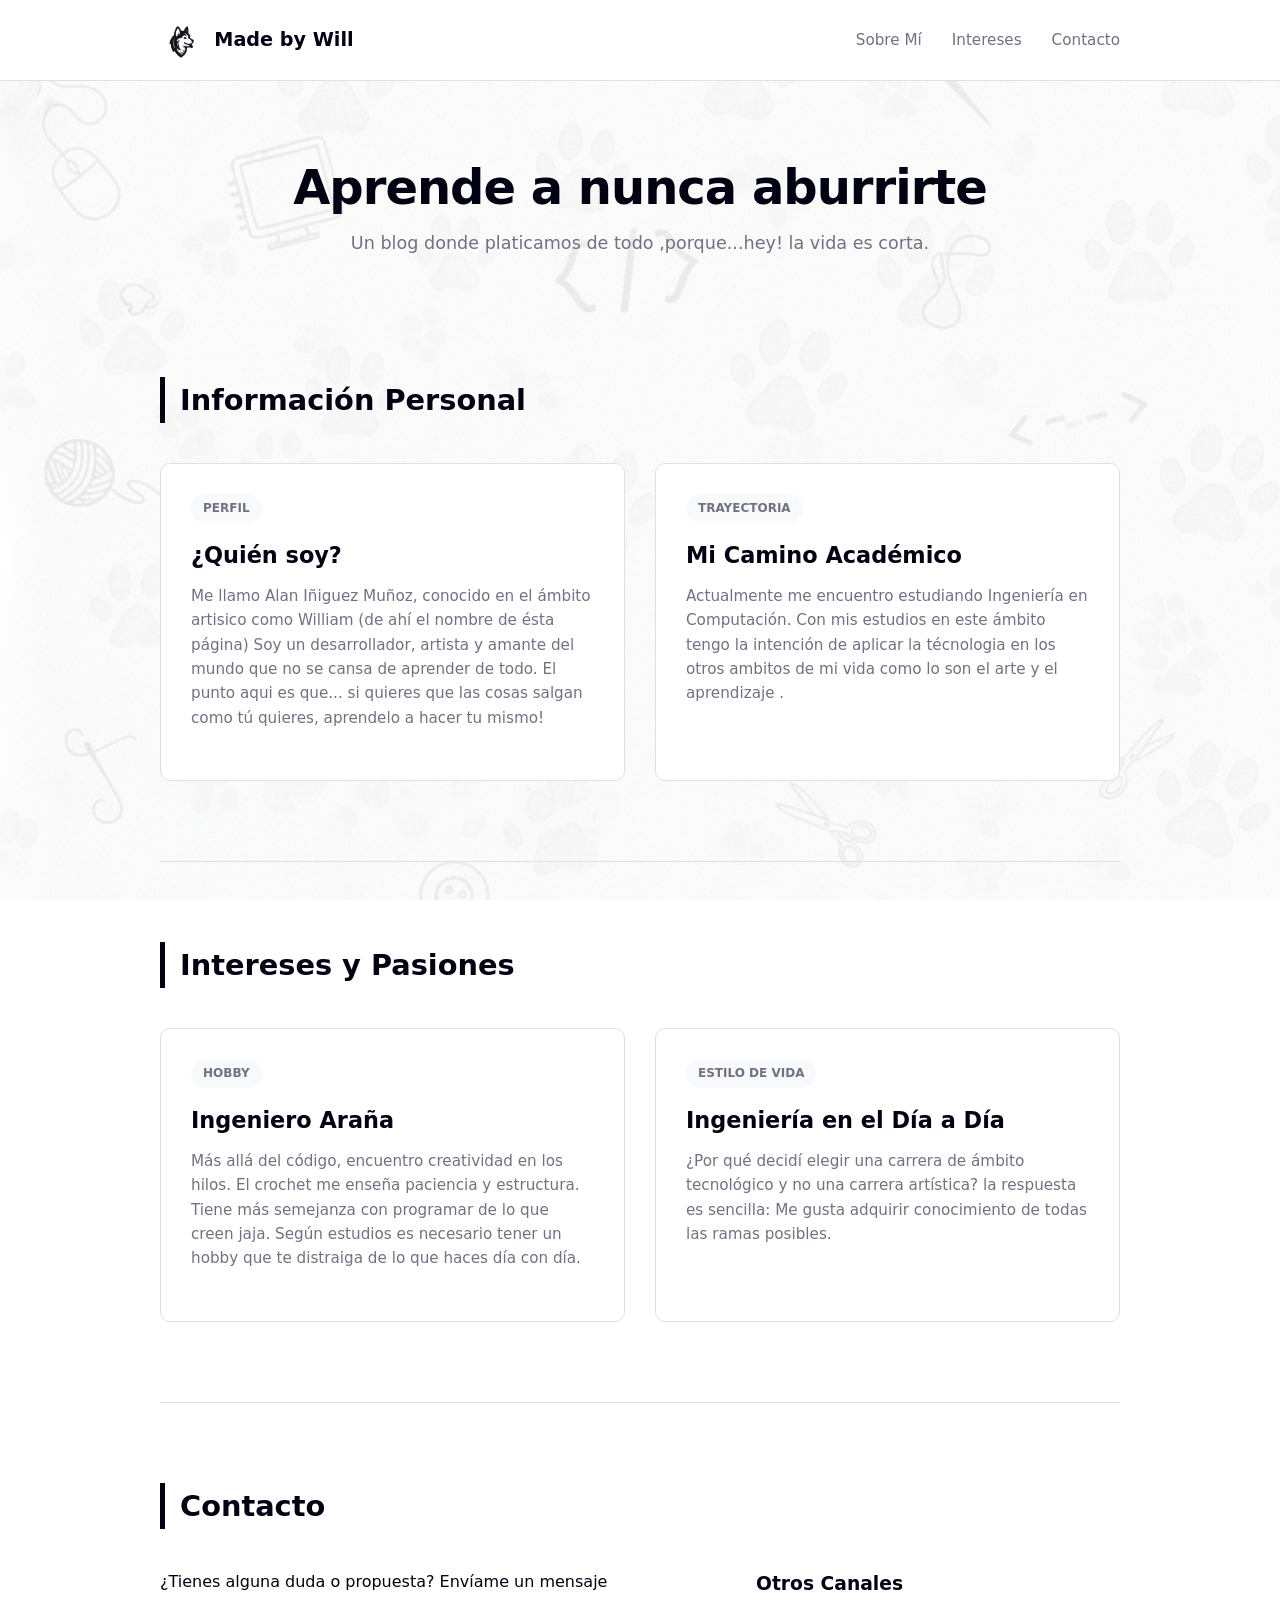
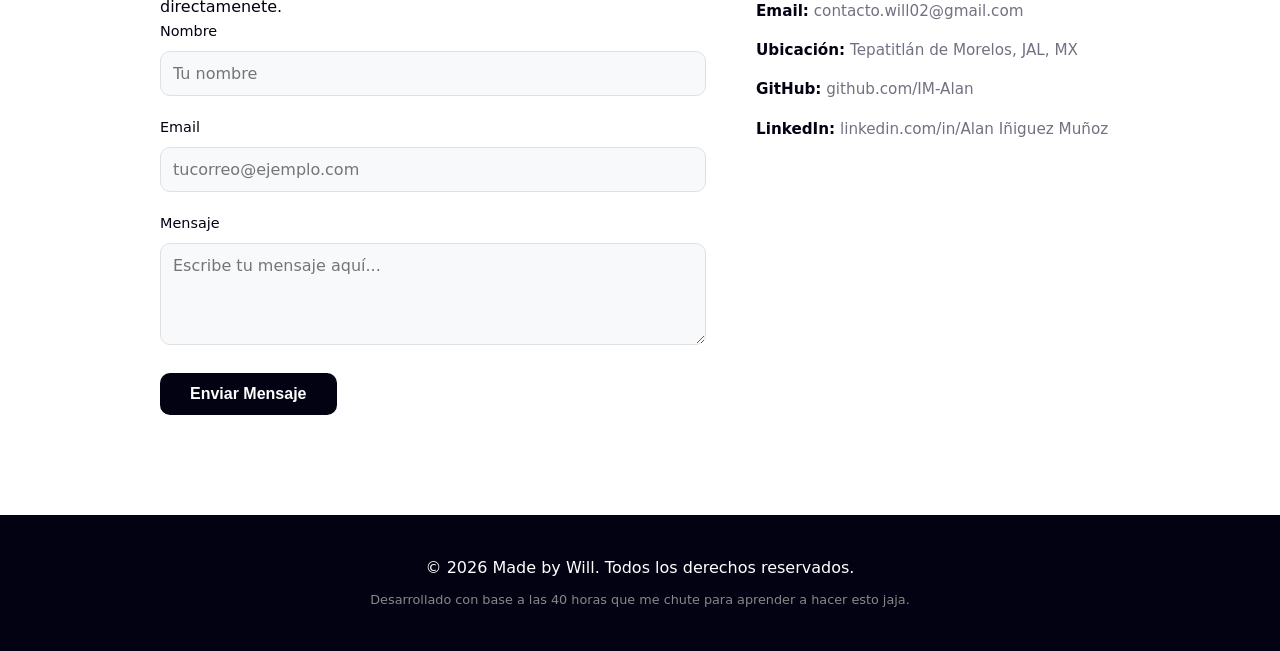
<file: Programacion web/Primer blog con html y css/Index.html>
<!DOCTYPE html>
<html lang="es">
<head>
    <meta charset="UTF-8">
    <meta name="viewport" content="width=device-width, initial-scale=1.0">
    <title>Blog Personal de Made by Will</title>
    <link rel="stylesheet" href="style.css">
</head>
<body>

    <header class="site-header">
    <div class="container nav-wrapper">
        
        <div class="brand-container">
            <img src="Will_logo.png" alt="Logo Will" class="logo-img">
            <span class="logo-text">Made by Will</span>
        </div>
        <nav>
            <ul class="nav-links">
                <li><a href="#sobre-mi">Sobre Mí</a></li>
                <li><a href="#intereses">Intereses</a></li>
                <li><a href="#contacto">Contacto</a></li>
            </ul>
        </nav>
    </div>
</header>

    <section class="hero">
        <div class="container">
            <h1>Aprende a nunca aburrirte</h1>
            <p class="subtitle">Un blog donde platicamos de todo ,porque...hey! la vida es corta.</p>
        </div>
    </section>

    <main class="container">
        
        <section id="sobre-mi" class="blog-section">
            <h2 class="section-title">Información Personal</h2>
            
            <div class="articles-grid">
                <article class="card">
                    <span class="tag">Perfil</span>
                    <h3>¿Quién soy?</h3>
                    <p>Me llamo Alan Iñiguez Muñoz, conocido en el ámbito artisico como William (de ahí el nombre de ésta página) Soy un desarrollador, artista y amante del mundo que no se cansa de aprender de todo. El punto aqui es que... si quieres que las cosas salgan como tú quieres, aprendelo a hacer tu mismo!</p>
                </article>

                <article class="card">
                    <span class="tag">Trayectoria</span>
                    <h3>Mi Camino Académico</h3>
                    <p>Actualmente me encuentro estudiando Ingeniería en Computación. Con mis estudios en este ámbito tengo la intención de aplicar la técnologia en los otros ambitos de mi vida como lo son el arte y el aprendizaje .</p>
                </article>
            </div>
        </section>

        <hr class="divider">

        <section id="intereses" class="blog-section">
            <h2 class="section-title">Intereses y Pasiones</h2>

            <div class="articles-grid">
                <article class="card">
                    <span class="tag">Hobby</span>
                    <h3>Ingeniero Araña</h3>
                    <p>Más allá del código, encuentro creatividad en los hilos. El crochet me enseña paciencia y estructura. Tiene más semejanza con programar de lo que creen jaja.
                        Según estudios es necesario tener un hobby que te distraiga de lo que haces día con día.
                    </p>
                </article>

                <article class="card">
                    <span class="tag">Estilo de Vida</span>
                    <h3>Ingeniería en el Día a Día</h3>
                    <p>¿Por qué decidí elegir una carrera de ámbito tecnológico y no una carrera artística?
                        la respuesta es sencilla: Me gusta adquirir conocimiento de todas las ramas posibles.
                    </p>
                </article>
            </div>
        </section>

        <hr class="divider">

        <section id="contacto" class="contact-section">
            <h2 class="section-title">Contacto</h2>
            <div class="contact-wrapper">
                
                <div class="contact-form-container">
                    <p>¿Tienes alguna duda o propuesta? Envíame un mensaje directamenete.</p>
                    <form action="#" class="form">
                        <div class="form-group">
                            <label for="nombre">Nombre</label>
                            <input type="text" id="nombre" name="nombre" placeholder="Tu nombre" required>
                        </div>
                        <div class="form-group">
                            <label for="email">Email</label>
                            <input type="email" id="email" name="email" placeholder="tucorreo@ejemplo.com" required>
                        </div>
                        <div class="form-group">
                            <label for="mensaje">Mensaje</label>
                            <textarea id="mensaje" name="mensaje" rows="4" placeholder="Escribe tu mensaje aquí..." required></textarea>
                        </div>
                        <button type="submit" class="btn-primary">Enviar Mensaje</button>
                    </form>
                </div>

                <div class="contact-info">
                    <h3>Otros Canales</h3>
                    <ul class="info-list">
                        <li><strong>Email:</strong>  contacto.will02@gmail.com</li>
                        <li><strong>Ubicación:</strong> Tepatitlán de Morelos, JAL, MX</li>
                        <li><strong>GitHub:</strong> github.com/IM-Alan</li>
                        <li><strong>LinkedIn:</strong> linkedin.com/in/Alan Iñiguez Muñoz</li>
                    </ul>
                </div>
            </div>
        </section>

    </main>

    <footer class="site-footer">
        <div class="container">
            <p>&copy; 2026 Made by Will. Todos los derechos reservados.</p>
            <p class="footer-note">Desarrollado con base a las 40 horas que me chute para aprender a hacer esto jaja.</p>
        </div>
    </footer>

</body>
</html>
</file>
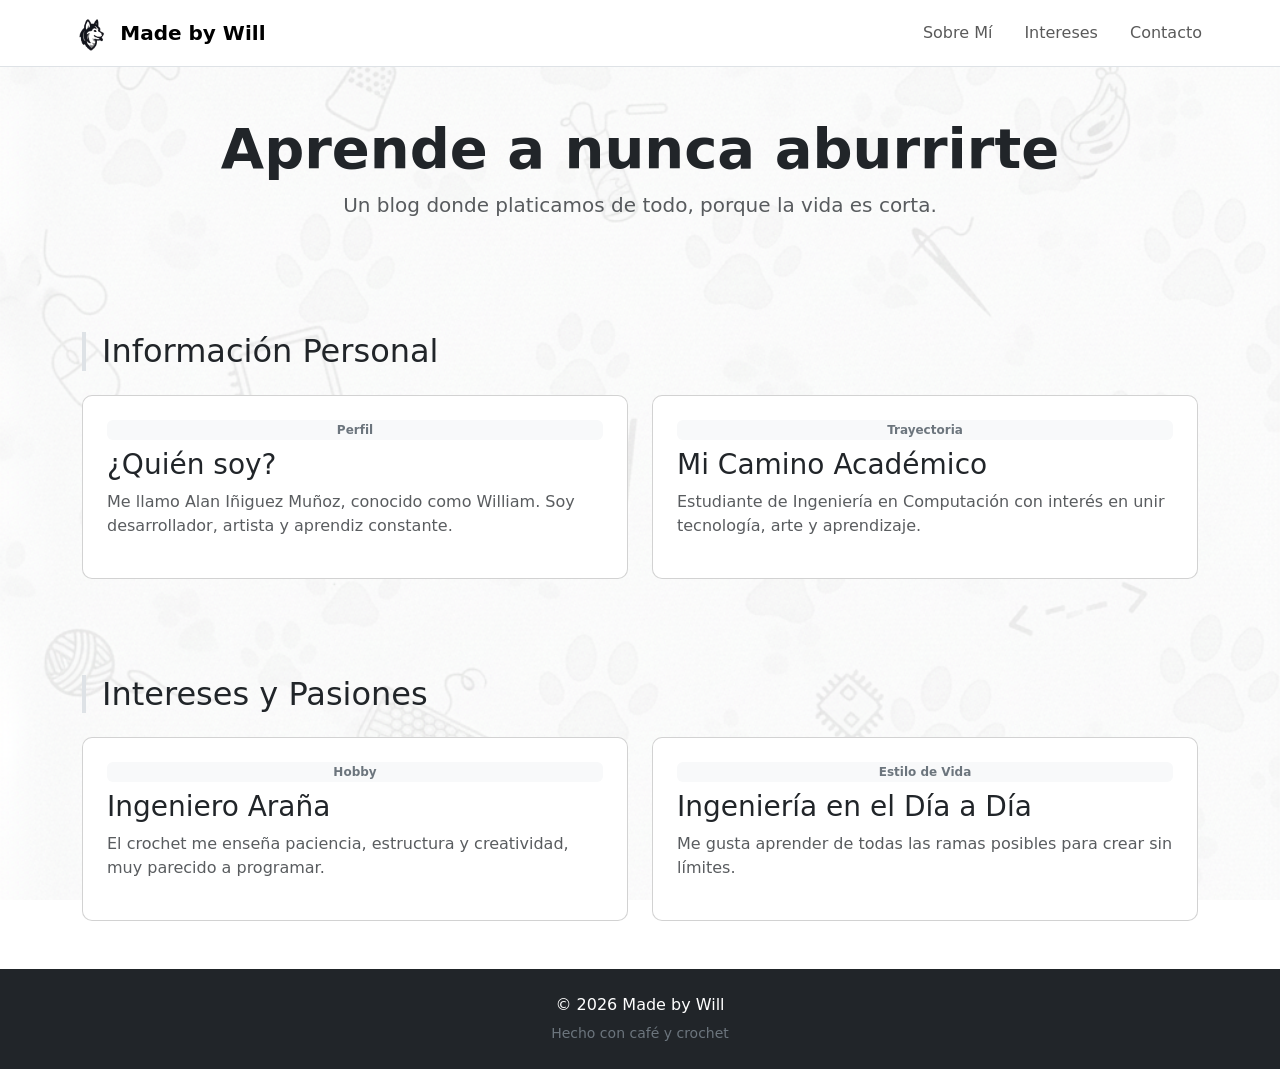
<file: Programacion web/Primer blog con html y css con Bootstrap/HTML/Index.html>
<!DOCTYPE html>
<html lang="es">
<head>
  <meta charset="UTF-8">
  <meta name="viewport" content="width=device-width, initial-scale=1.0">
  <title>Made by Will</title>
  <link href="https://cdn.jsdelivr.net/npm/bootstrap@5.3.3/dist/css/bootstrap.min.css" rel="stylesheet">
  <link rel="stylesheet" href="../Style/style-bootstrap.css">
</head>
<body>

<header class="sticky-top bg-white border-bottom">
  <nav class="navbar navbar-expand-lg container">
    <a class="navbar-brand d-flex align-items-center gap-2" href="index.html">
      <img src="../Sources/Will_logo.png" height="40">
      <span class="fw-bold">Made by Will</span>
    </a>
    <button class="navbar-toggler" data-bs-toggle="collapse" data-bs-target="#menu">
      <span class="navbar-toggler-icon"></span>
    </button>
    <div class="collapse navbar-collapse justify-content-end" id="menu">
      <ul class="navbar-nav gap-3">
        <li class="nav-item"><a class="nav-link" href="Sobre_mi.html">Sobre Mí</a></li>
        <li class="nav-item"><a class="nav-link" href="#intereses">Intereses</a></li>
        <li class="nav-item"><a class="nav-link" href="contacto.html">Contacto</a></li>
      </ul>
    </div>
  </nav>
</header>

<section class="text-center py-5">
  <div class="container">
    <h1 class="display-4 fw-bold">Aprende a nunca aburrirte</h1>
    <p class="text-muted fs-5">Un blog donde platicamos de todo, porque la vida es corta.</p>
  </div>
</section>

<section class="container py-5">
  <h2 class="border-start border-4 ps-3 mb-4">Información Personal</h2>
  <div class="row g-4">
    <div class="col-md-6">
      <div class="card p-4 h-100">
        <span class="badge bg-light text-secondary mb-2">Perfil</span>
        <h3>¿Quién soy?</h3>
        <p class="text-muted">
          Me llamo Alan Iñiguez Muñoz, conocido como William. Soy desarrollador, artista y aprendiz constante.
        </p>
      </div>
    </div>
    <div class="col-md-6">
      <div class="card p-4 h-100">
        <span class="badge bg-light text-secondary mb-2">Trayectoria</span>
        <h3>Mi Camino Académico</h3>
        <p class="text-muted">
          Estudiante de Ingeniería en Computación con interés en unir tecnología, arte y aprendizaje.
        </p>
      </div>
    </div>
  </div>
</section>

<section id="intereses" class="container py-5">
  <h2 class="border-start border-4 ps-3 mb-4">Intereses y Pasiones</h2>
  <div class="row g-4">
    <div class="col-md-6">
      <div class="card p-4 h-100">
        <span class="badge bg-light text-secondary mb-2">Hobby</span>
        <h3>Ingeniero Araña</h3>
        <p class="text-muted">
          El crochet me enseña paciencia, estructura y creatividad, muy parecido a programar.
        </p>
      </div>
    </div>
    <div class="col-md-6">
      <div class="card p-4 h-100">
        <span class="badge bg-light text-secondary mb-2">Estilo de Vida</span>
        <h3>Ingeniería en el Día a Día</h3>
        <p class="text-muted">
          Me gusta aprender de todas las ramas posibles para crear sin límites.
        </p>
      </div>
    </div>
  </div>
</section>

<footer class="bg-dark text-white text-center py-4">
  <p class="mb-1">&copy; 2026 Made by Will</p>
  <small class="text-secondary">Hecho con café y crochet</small>
</footer>

<script src="https://cdn.jsdelivr.net/npm/bootstrap@5.3.3/dist/js/bootstrap.bundle.min.js"></script>
</body>
</html>
</file>
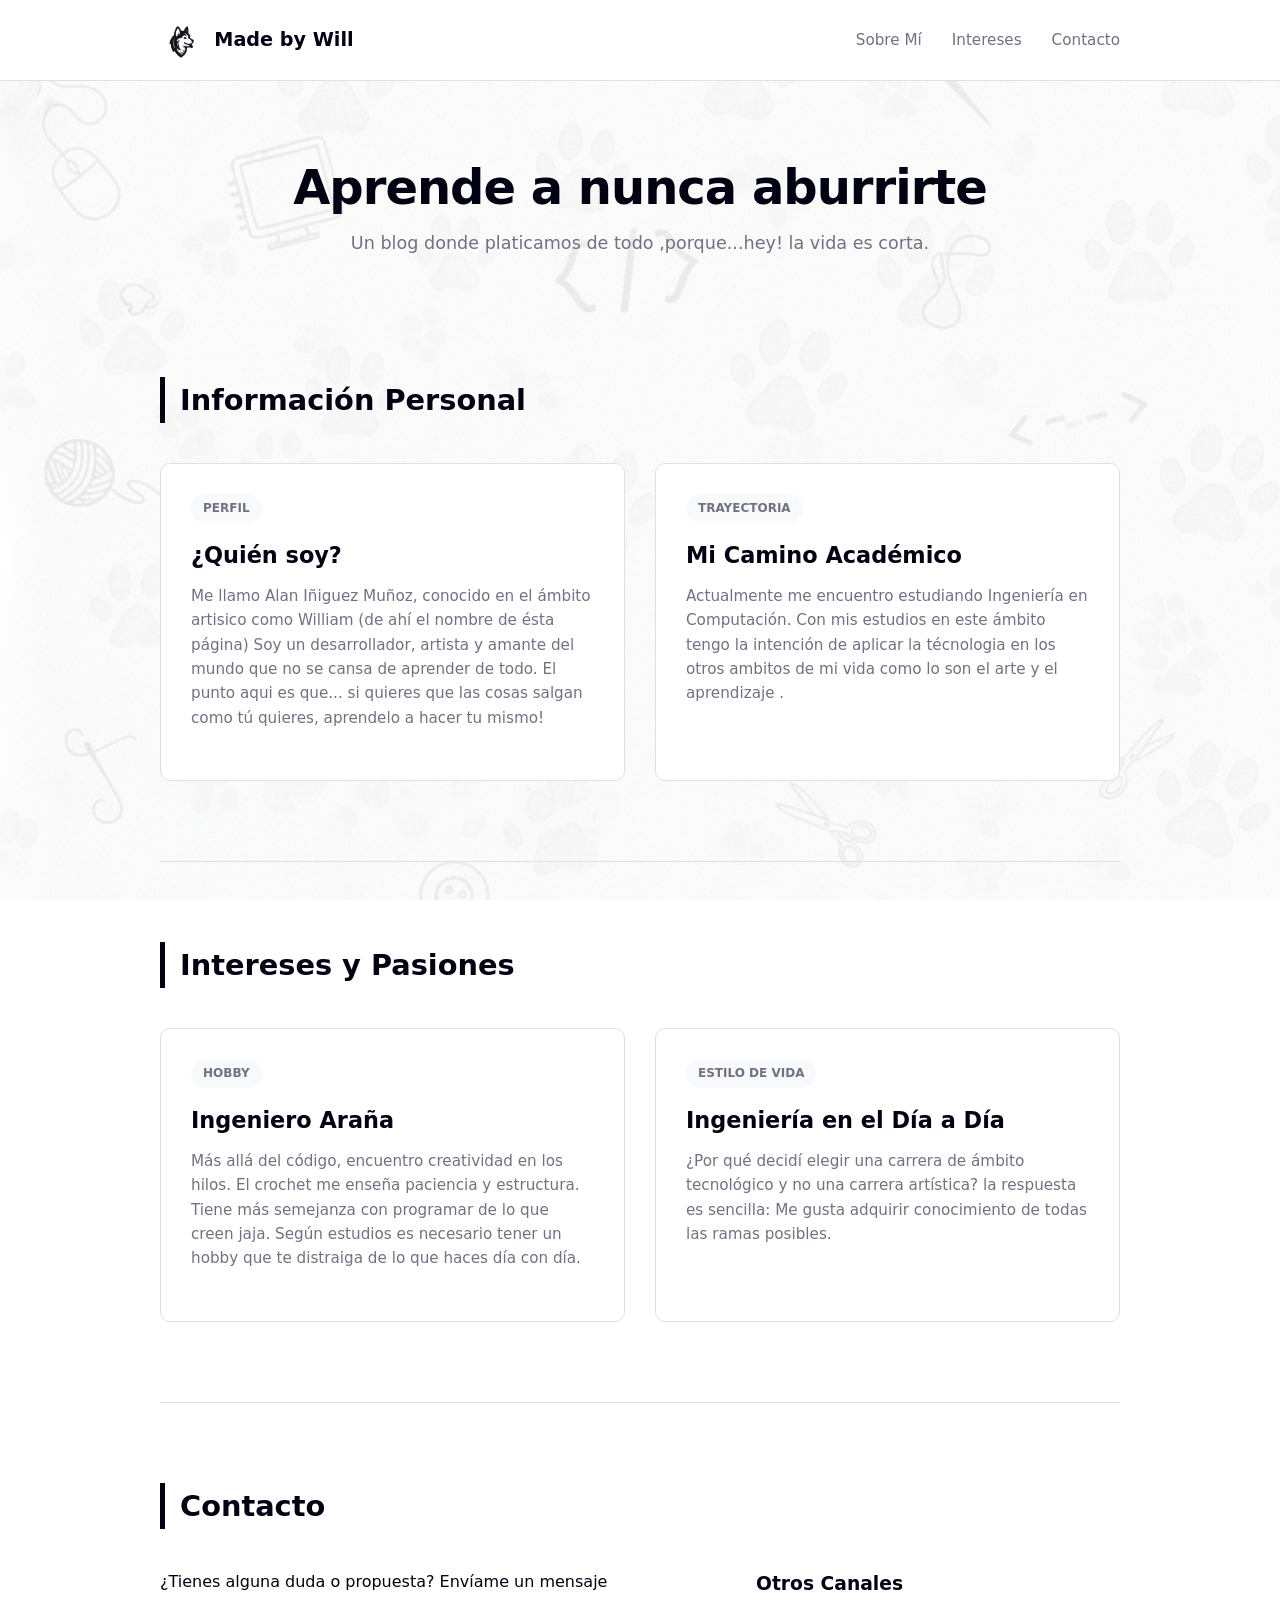
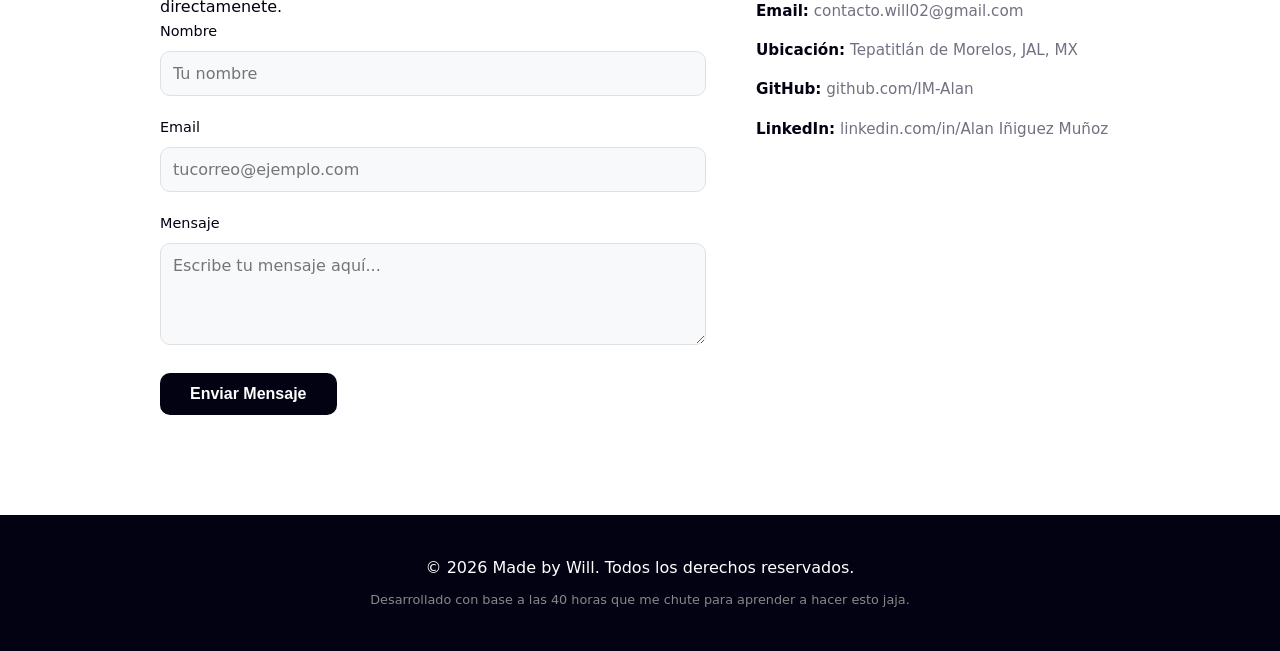
<file: Programacion web/Primer blog con html y css verisión 2.0/HTML/Index.html>
<!DOCTYPE html>
<html lang="es">
<head>
    <meta charset="UTF-8">
    <meta name="viewport" content="width=device-width, initial-scale=1.0">
    <title>Blog Personal de Made by Will</title>
    <link rel="stylesheet" href="../Style/style.css">
</head>
<body>

    <header class="site-header">
    <div class="container nav-wrapper">
        
        <div class="brand-container">
            <img src="..\Sources\Will_logo.png" alt="Logo Will" class="logo-img">
            <span class="logo-text">Made by Will</span>
        </div>
        <nav>
        <ul class="nav-links">
            <li><a href="Sobre_mi.html">Sobre Mí</a></li>
            <li><a href="#intereses">Intereses</a></li> 
            <li><a href="contacto.html">Contacto</a></li>
        </ul>
        </nav>
    </div>
</header>

    <section class="hero">
        <div class="container">
            <h1>Aprende a nunca aburrirte</h1>
            <p class="subtitle">Un blog donde platicamos de todo ,porque...hey! la vida es corta.</p>
        </div>
    </section>

    <main class="container">
        
        <section id="sobre-mi" class="blog-section">
            <h2 class="section-title">Información Personal</h2>
            
            <div class="articles-grid">
                <article class="card">
                    <span class="tag">Perfil</span>
                    <h3>¿Quién soy?</h3>
                    <p>Me llamo Alan Iñiguez Muñoz, conocido en el ámbito artisico como William (de ahí el nombre de ésta página) Soy un desarrollador, artista y amante del mundo que no se cansa de aprender de todo. El punto aqui es que... si quieres que las cosas salgan como tú quieres, aprendelo a hacer tu mismo!</p>
                </article>

                <article class="card">
                    <span class="tag">Trayectoria</span>
                    <h3>Mi Camino Académico</h3>
                    <p>Actualmente me encuentro estudiando Ingeniería en Computación. Con mis estudios en este ámbito tengo la intención de aplicar la técnologia en los otros ambitos de mi vida como lo son el arte y el aprendizaje .</p>
                </article>
            </div>
        </section>

        <hr class="divider">

        <section id="intereses" class="blog-section">
            <h2 class="section-title">Intereses y Pasiones</h2>

            <div class="articles-grid">
                <article class="card">
                    <span class="tag">Hobby</span>
                    <h3>Ingeniero Araña</h3>
                    <p>Más allá del código, encuentro creatividad en los hilos. El crochet me enseña paciencia y estructura. Tiene más semejanza con programar de lo que creen jaja.
                        Según estudios es necesario tener un hobby que te distraiga de lo que haces día con día.
                    </p>
                </article>

                <article class="card">
                    <span class="tag">Estilo de Vida</span>
                    <h3>Ingeniería en el Día a Día</h3>
                    <p>¿Por qué decidí elegir una carrera de ámbito tecnológico y no una carrera artística?
                        la respuesta es sencilla: Me gusta adquirir conocimiento de todas las ramas posibles.
                    </p>
                </article>
            </div>
        </section>

        <hr class="divider">

        <section id="contacto" class="contact-section">
            <h2 class="section-title">Contacto</h2>
            <div class="contact-wrapper">
                
                <div class="contact-form-container">
                    <p>¿Tienes alguna duda o propuesta? Envíame un mensaje directamenete.</p>
                    <form action="#" class="form">
                        <div class="form-group">
                            <label for="nombre">Nombre</label>
                            <input type="text" id="nombre" name="nombre" placeholder="Tu nombre" required>
                        </div>
                        <div class="form-group">
                            <label for="email">Email</label>
                            <input type="email" id="email" name="email" placeholder="tucorreo@ejemplo.com" required>
                        </div>
                        <div class="form-group">
                            <label for="mensaje">Mensaje</label>
                            <textarea id="mensaje" name="mensaje" rows="4" placeholder="Escribe tu mensaje aquí..." required></textarea>
                        </div>
                        <button type="submit" class="btn-primary">Enviar Mensaje</button>
                    </form>
                </div>

                <div class="contact-info">
                    <h3>Otros Canales</h3>
                    <ul class="info-list">
                        <li><strong>Email:</strong>  contacto.will02@gmail.com</li>
                        <li><strong>Ubicación:</strong> Tepatitlán de Morelos, JAL, MX</li>
                        <li><strong>GitHub:</strong> github.com/IM-Alan</li>
                        <li><strong>LinkedIn:</strong> linkedin.com/in/Alan Iñiguez Muñoz</li>
                    </ul>
                </div>
            </div>
        </section>

    </main>

    <footer class="site-footer">
        <div class="container">
            <p>&copy; 2026 Made by Will. Todos los derechos reservados.</p>
            <p class="footer-note">Desarrollado con base a las 40 horas que me chute para aprender a hacer esto jaja.</p>
        </div>
    </footer>

</body>
</html>
</file>
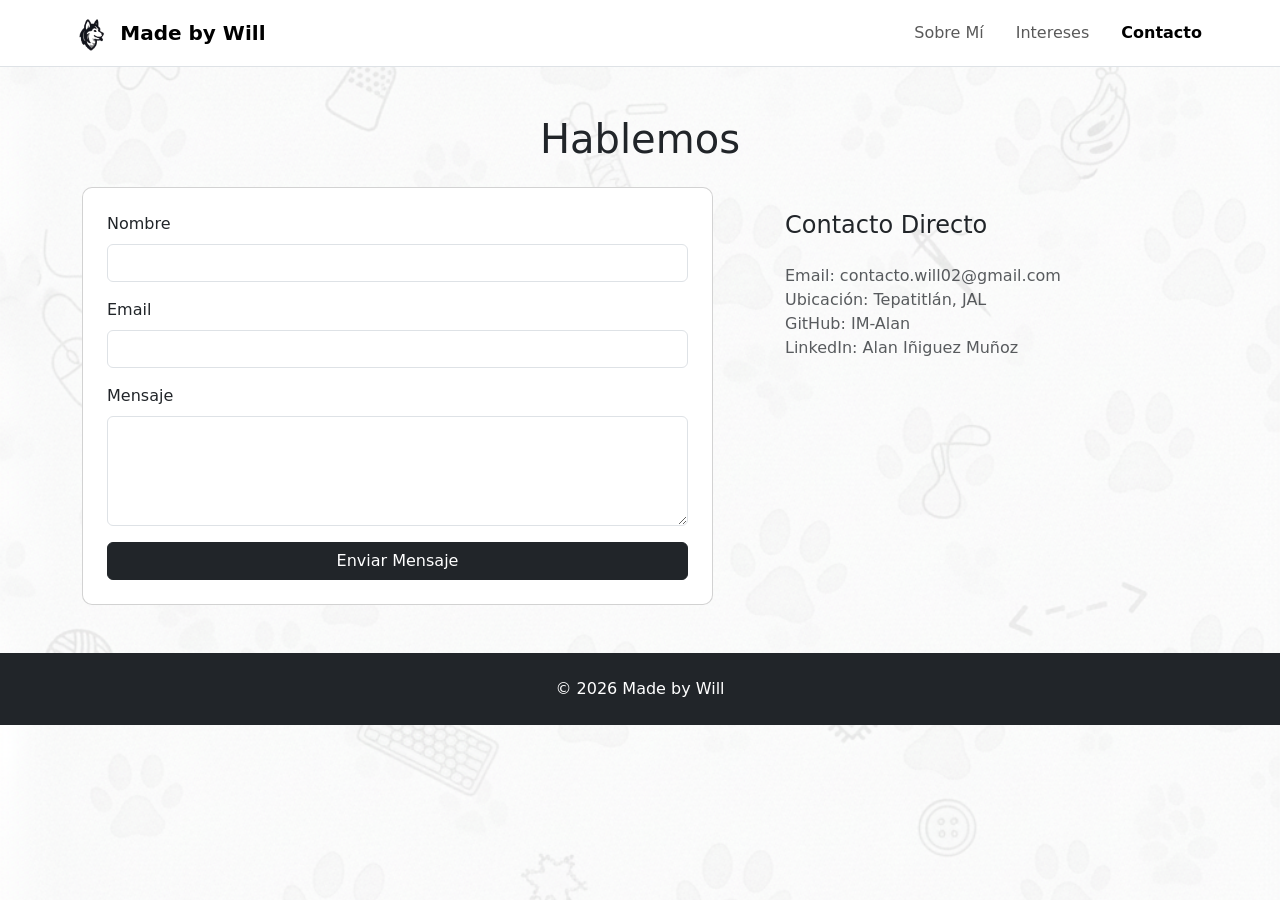
<file: Programacion web/Primer blog con html y css con Bootstrap/HTML/Contacto.html>
<!DOCTYPE html>
<html lang="es">
<head>
  <meta charset="UTF-8">
  <meta name="viewport" content="width=device-width, initial-scale=1.0">
  <title>Contacto</title>
  <link href="https://cdn.jsdelivr.net/npm/bootstrap@5.3.3/dist/css/bootstrap.min.css" rel="stylesheet">
  <link rel="stylesheet" href="../Style/style-bootstrap.css">
</head>
<body>

<header class="sticky-top bg-white border-bottom">
  <nav class="navbar navbar-expand-lg container">
    <a class="navbar-brand d-flex align-items-center gap-2" href="index.html">
      <img src="../Sources/Will_logo.png" height="40">
      <span class="fw-bold">Made by Will</span>
    </a>

    <button class="navbar-toggler" data-bs-toggle="collapse" data-bs-target="#menu">
      <span class="navbar-toggler-icon"></span>
    </button>

    <div class="collapse navbar-collapse justify-content-end" id="menu">
      <ul class="navbar-nav gap-3">
        <li class="nav-item">
          <a class="nav-link" href="Sobre_mi.html">Sobre Mí</a>
        </li>
        <li class="nav-item">
          <a class="nav-link" href="index.html#intereses">Intereses</a>
        </li>
        <li class="nav-item">
          <a class="nav-link active fw-semibold" href="contacto.html">Contacto</a>
        </li>
      </ul>
    </div>
  </nav>
</header>


<main class="container py-5">
  <h1 class="text-center mb-4">Hablemos</h1>
  <div class="row g-5">
    <div class="col-md-7">
      <form class="card p-4">
        <div class="mb-3">
          <label class="form-label">Nombre</label>
          <input type="text" class="form-control">
        </div>
        <div class="mb-3">
          <label class="form-label">Email</label>
          <input type="email" class="form-control">
        </div>
        <div class="mb-3">
          <label class="form-label">Mensaje</label>
          <textarea class="form-control" rows="4"></textarea>
        </div>
        <button class="btn btn-dark w-100">Enviar Mensaje</button>
      </form>
    </div>
    <div class="col-md-5">
      <div class="card p-4 border-0 bg-transparent">
        <h4>Contacto Directo</h4>
        <ul class="list-unstyled text-muted mt-3">
          <li>Email: contacto.will02@gmail.com</li>
          <li>Ubicación: Tepatitlán, JAL</li>
          <li>GitHub: IM-Alan</li>
          <li>LinkedIn: Alan Iñiguez Muñoz</li>
        </ul>
      </div>
    </div>
  </div>
</main>

<footer class="bg-dark text-white text-center py-4">
  <p class="mb-0">&copy; 2026 Made by Will</p>
</footer>

<script src="https://cdn.jsdelivr.net/npm/bootstrap@5.3.3/dist/js/bootstrap.bundle.min.js"></script>
</body>
</html>
</file>
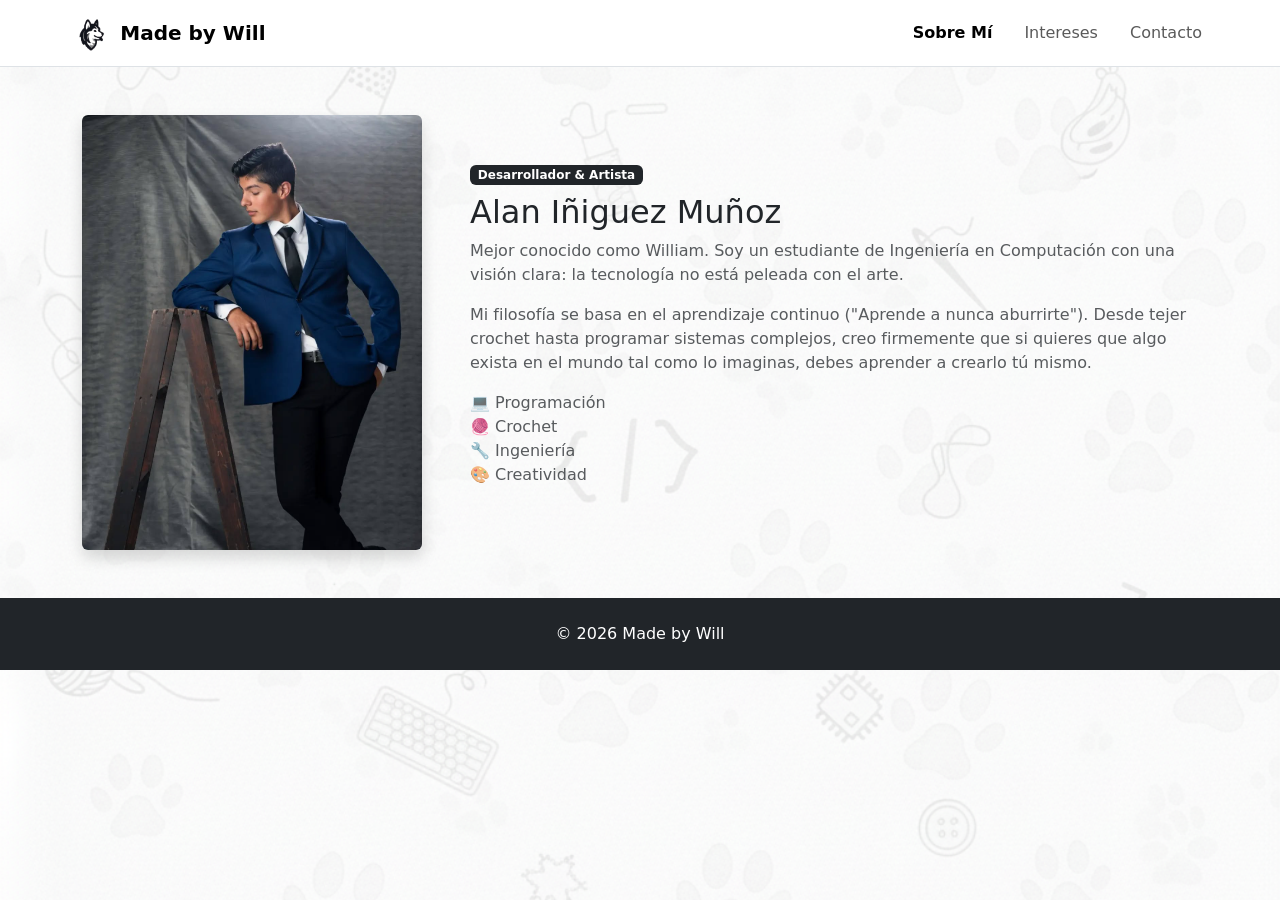
<file: Programacion web/Primer blog con html y css con Bootstrap/HTML/Sobre_mi.html>
<!DOCTYPE html>
<html lang="es">
<head>
  <meta charset="UTF-8">
  <meta name="viewport" content="width=device-width, initial-scale=1.0">
  <title>Sobre Mí</title>
  <link href="https://cdn.jsdelivr.net/npm/bootstrap@5.3.3/dist/css/bootstrap.min.css" rel="stylesheet">
  <link rel="stylesheet" href="../Style/style-bootstrap.css">
</head>
<body>

<header class="sticky-top bg-white border-bottom">
  <nav class="navbar navbar-expand-lg container">
    <a class="navbar-brand d-flex align-items-center gap-2" href="index.html">
      <img src="../Sources/Will_logo.png" height="40">
      <span class="fw-bold">Made by Will</span>
    </a>

    <button class="navbar-toggler" data-bs-toggle="collapse" data-bs-target="#menu">
      <span class="navbar-toggler-icon"></span>
    </button>

    <div class="collapse navbar-collapse justify-content-end" id="menu">
      <ul class="navbar-nav gap-3">
        <li class="nav-item">
          <a class="nav-link active fw-semibold" href="Sobre_mi.html">Sobre Mí</a>
        </li>
        <li class="nav-item">
          <a class="nav-link" href="index.html#intereses">Intereses</a>
        </li>
        <li class="nav-item">
          <a class="nav-link" href="contacto.html">Contacto</a>
        </li>
      </ul>
    </div>
  </nav>
</header>


<main class="container py-5">
  <div class="row align-items-center g-5">
    <div class="col-md-4">
      <img src="../Sources/Fotografía.png" class="img-fluid rounded shadow">
    </div>
    <div class="col-md-8">
      <span class="badge bg-dark mb-2">Desarrollador & Artista</span>
      <h2>Alan Iñiguez Muñoz</h2>
      <p class="text-muted">
        Mejor conocido como William. Soy un estudiante de Ingeniería en Computación con una visión clara: la tecnología no está peleada con el arte.
      </p>
      <p class="text-muted">
        Mi filosofía se basa en el aprendizaje continuo ("Aprende a nunca aburrirte"). Desde tejer crochet hasta programar sistemas complejos, creo firmemente que si quieres que algo exista en el mundo tal como lo imaginas, debes aprender a crearlo tú mismo.
      </p>
      <ul class="list-unstyled text-muted">
        <li>💻 Programación</li>
        <li>🧶 Crochet</li>
        <li>🔧 Ingeniería</li>
        <li>🎨 Creatividad</li>
      </ul>
    </div>
  </div>
</main>

<footer class="bg-dark text-white text-center py-4">
  <p class="mb-0">&copy; 2026 Made by Will</p>
</footer>

<script src="https://cdn.jsdelivr.net/npm/bootstrap@5.3.3/dist/js/bootstrap.bundle.min.js"></script>
</body>
</html>
</file>
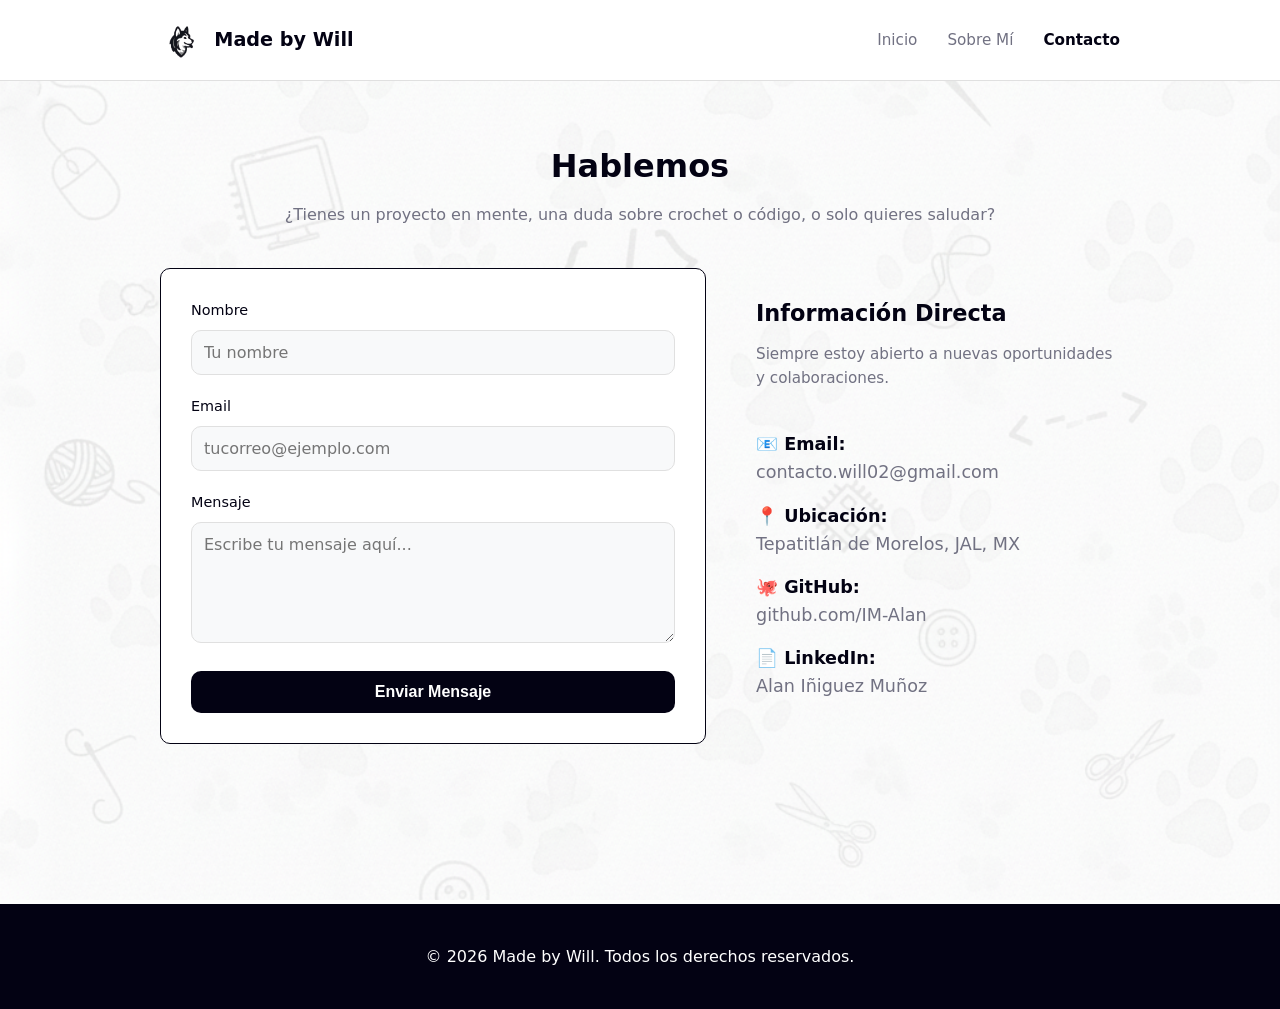
<file: Programacion web/Primer blog con html y css verisión 2.0/HTML/Contacto.html>
<!DOCTYPE html>
<html lang="es">
<head>
    <meta charset="UTF-8">
    <meta name="viewport" content="width=device-width, initial-scale=1.0">
    <title>Contacto | Made by Will</title>
    <link rel="stylesheet" href="../Style/style.css">
</head>
<body>

    <header class="site-header">
        <div class="container nav-wrapper">
            <div class="brand-container">
                <img src="../Sources/Will_logo.png" alt="Logo Will" class="logo-img">
                <span class="logo-text">Made by Will</span>
            </div>
            <nav>
                <ul class="nav-links">
                    <li><a href="index.html">Inicio</a></li>
                    <li><a href="Sobre_mi.html">Sobre Mí</a></li>
                    <li><a href="contacto.html" style="color: var(--text-main); font-weight: 700;">Contacto</a></li>
                </ul>
            </nav>
        </div>
    </header>

    <main class="container" style="padding-top: 60px; padding-bottom: 60px;">
        
        <div class="contact-section" style="padding-top: 0;">
            <h1 style="text-align: center; margin-bottom: 10px;">Hablemos</h1>
            <p style="text-align: center; color: var(--text-muted); margin-bottom: 40px;">
                ¿Tienes un proyecto en mente, una duda sobre crochet o código, o solo quieres saludar?
            </p>

            <div class="contact-wrapper">
                
                <div class="contact-form-container card" style="border: 1px solid var(--text-main);">
                    <form action="#" class="form" style="width: 100%;">
                        <div class="form-group">
                            <label for="nombre">Nombre</label>
                            <input type="text" id="nombre" name="nombre" placeholder="Tu nombre" required>
                        </div>
                        <div class="form-group">
                            <label for="email">Email</label>
                            <input type="email" id="email" name="email" placeholder="tucorreo@ejemplo.com" required>
                        </div>
                        <div class="form-group">
                            <label for="mensaje">Mensaje</label>
                            <textarea id="mensaje" name="mensaje" rows="5" placeholder="Escribe tu mensaje aquí..." required></textarea>
                        </div>
                        <button type="submit" class="btn-primary" style="width: 100%">Enviar Mensaje</button>
                    </form>
                </div>

                <div class="contact-info" style="align-self: center;">
                    <article class="card" style="background: transparent; border: none; box-shadow: none; padding: 0;">
                        <h3>Información Directa</h3>
                        <p>Siempre estoy abierto a nuevas oportunidades y colaboraciones.</p>
                        
                        <ul class="info-list" style="margin-top: 20px;">
                            <li style="font-size: 1.1rem;">
                                <strong>📧 Email:</strong><br>contacto.will02@gmail.com
                            </li>
                            <li style="font-size: 1.1rem;">
                                <strong>📍 Ubicación:</strong><br>Tepatitlán de Morelos, JAL, MX
                            </li>
                            <li style="font-size: 1.1rem;">
                                <strong>🐙 GitHub:</strong><br>github.com/IM-Alan
                            </li>
                            <li
                                style="font-size: 1.1rem">
                                <strong>📄 LinkedIn:</strong><br>Alan Iñiguez Muñoz
                            </li>
                        </ul>
                    </article>
                </div>
            </div>
        </div>

    </main>

    <footer class="site-footer">
        <div class="container">
            <p>&copy; 2026 Made by Will. Todos los derechos reservados.</p>
        </div>
    </footer>

</body>
</html>
</file>
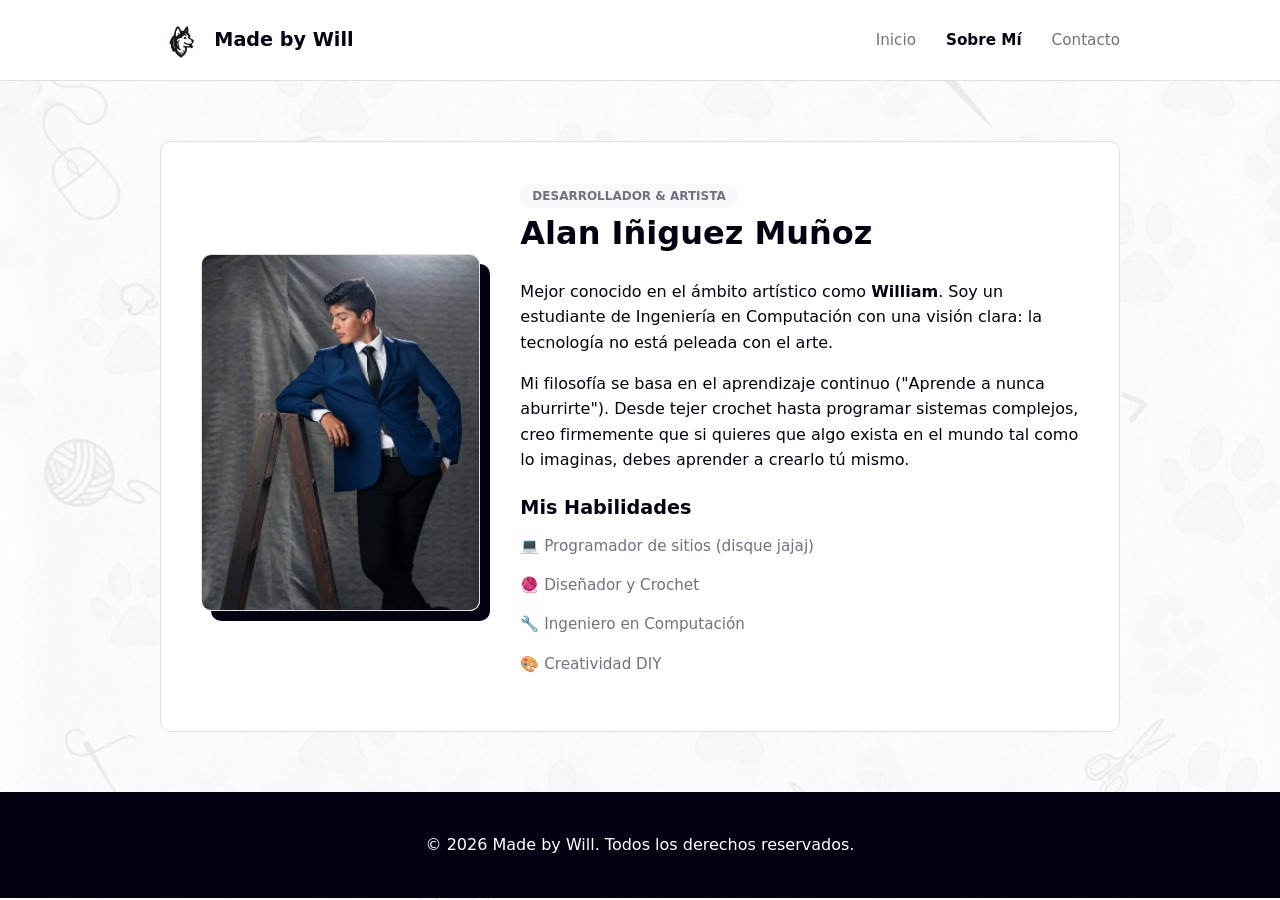
<file: Programacion web/Primer blog con html y css verisión 2.0/HTML/Sobre_mi.html>
<!DOCTYPE html>
<html lang="es">
<head>
    <meta charset="UTF-8">
    <meta name="viewport" content="width=device-width, initial-scale=1.0">
    <title>Sobre Mí | Made by Will</title>
    <link rel="stylesheet" href="../Style/style.css">
</head>
<body>

    <header class="site-header">
        <div class="container nav-wrapper">
            <div class="brand-container">
                <img src="../Sources/Will_logo.png" alt="Logo Will" class="logo-img">
                <span class="logo-text">Made by Will</span>
            </div>
            <nav>
                <ul class="nav-links">
                    <li><a href="index.html">Inicio</a></li>
                    <li><a href="Sobre_mi.html" style="color: var(--text-main); font-weight: 700;">Sobre Mí</a></li>
                    <li><a href="contacto.html">Contacto</a></li>
                </ul>
            </nav>
        </div>
    </header>

    <main class="container" style="padding-top: 60px; padding-bottom: 60px;">
        
        <section class="profile-wrapper">
            <div class="profile-img-container">
                <img src="../Sources/Fotografía.png" alt="Alan Iñiguez" class="profile-photo">
            </div>

            <div class="profile-content">
                <span class="tag">Desarrollador & Artista</span>
                <h2>Alan Iñiguez Muñoz</h2>
                <p style="margin-bottom: 15px;">
                    Mejor conocido en el ámbito artístico como <strong>William</strong>. Soy un estudiante de Ingeniería en Computación con una visión clara: la tecnología no está peleada con el arte.
                </p>
                <p style="margin-bottom: 15px;">
                    Mi filosofía se basa en el aprendizaje continuo ("Aprende a nunca aburrirte"). Desde tejer crochet hasta programar sistemas complejos, creo firmemente que si quieres que algo exista en el mundo tal como lo imaginas, debes aprender a crearlo tú mismo.
                </p>
                
                <h3 style="margin-top: 20px; font-size: 1.2rem;">Mis Habilidades</h3>
                <ul class="info-list" style="margin-top: 10px;">
                    <li>💻 Programador de sitios (disque jajaj) </li>
                    <li>🧶 Diseñador y Crochet</li>
                    <li>🔧 Ingeniero en Computación</li>
                    <li>🎨 Creatividad DIY</li>
                </ul>
            </div>
        </section>

    </main>

    <footer class="site-footer">
        <div class="container">
            <p>&copy; 2026 Made by Will. Todos los derechos reservados.</p>
        </div>
    </footer>

</body>
</html>
</file>
<file: Programacion web/Primer blog con html y css/style.css>
:root {
    --bg-color: #ffffff;
    --text-main: #030213;       /* Tu negro primario */
    --text-muted: #717182;      /* Gris para textos secundarios */
    --border-color: #e0e0e0;
    --accent-bg: #f8f9fa;       /* Fondo gris muy claro */
    --primary-btn: #030213;
    --white: #ffffff;
    --radius: 10px;             /* Bordes redondeados consistentes */
    --font-stack: 'Segoe UI', system-ui, -apple-system, sans-serif;
}


.brand-container {
    display: flex;       /* Pone la imagen al lado del texto */
    align-items: center; /* Los centra verticalmente */
    gap: 12px;           /* Espacio entre el logo y el texto */
}

.logo-img {
    height: 40px;        /* Altura fija para que no se vea gigante */
    width: auto;         /* Mantiene la proporción */
    display: block;      /* Evita espacios extraños debajo de la imagen */
}

.logo-text {
    font-weight: 700;    /* Negrita */
    font-size: 1.2rem;   /* Tamaño del texto */
    color: var(--text-main); /* Usa tu variable de color negro */
}

* {
    margin: 0;
    padding: 0;
    box-sizing: border-box;
}

html {
    scroll-behavior: smooth; /* Desplazamiento suave entre secciones */
}

body {
    font-family: var(--font-stack);
    color: var(--text-main);
    line-height: 1.6;
     /*Color de respaldo (por si la imagen no carga rápido) */
    background-color: var(--bg-color);
    background-image: url('MadeByWill_fondo.png');/*imagen de fondo*/
    /*'cover' hace que la imagen cubra todo el espacio sin estirarse feo */
    background-size: cover;
    /*Centra la imagen */
    background-position: center center;
    /*'fixed' hace que el fondo se quede quieto mientras se hace scroll.*/
    background-attachment: fixed;
}

.container {
    max-width: 1000px;
    margin: 0 auto;
    padding: 0 20px;
}

a {
    text-decoration: none;
    color: inherit;
    transition: color 0.3s;
}

ul {
    list-style: none;
}


.site-header {
    background: var(--white);
    border-bottom: 1px solid var(--border-color);
    padding: 20px 0;
    position: sticky; /* Menú fijo al hacer scroll */
    top: 0;
    z-index: 1000;
}

.nav-wrapper {
    display: flex;
    justify-content: space-between;
    align-items: center;
}

.logo {
    font-weight: 700;
    font-size: 1.2rem;
    letter-spacing: -0.5px;
}

.nav-links {
    display: flex;
    gap: 30px;
}

.nav-links a {
    font-size: 0.95rem;
    font-weight: 500;
    color: var(--text-muted);
}

.nav-links a:hover {
    color: var(--text-main);
}


.hero {
    text-align: center;
    padding: 80px 0 60px;
}

.hero h1 {
    font-size: 3rem;
    line-height: 1.1;
    margin-bottom: 15px;
    letter-spacing: -1px;
}

.subtitle {
    color: var(--text-muted);
    font-size: 1.1rem;
}


.blog-section {
    padding: 60px 0;
}

.section-title {
    font-size: 1.8rem;
    margin-bottom: 40px;
    border-left: 5px solid var(--text-main); /* Detalle estético */
    padding-left: 15px;
}

.articles-grid {
    display: grid;
    grid-template-columns: repeat(auto-fit, minmax(300px, 1fr));
    gap: 30px;
}

/* Estilo de Tarjeta tipo "Made by Will" */
.card {
    background: var(--white);
    border: 1px solid var(--border-color);
    border-radius: var(--radius);
    padding: 30px;
    transition: transform 0.2s, box-shadow 0.2s, border-color 0.2s;
    display: flex;
    flex-direction: column;
    align-items: flex-start;
}

.card:hover {
    transform: translateY(-5px);
    box-shadow: 0 10px 30px rgba(0,0,0,0.05);
    border-color: var(--text-main); /* Borde negro al hover */
}

.tag {
    background-color: var(--accent-bg);
    padding: 5px 12px;
    border-radius: 20px;
    font-size: 0.75rem;
    font-weight: 600;
    text-transform: uppercase;
    margin-bottom: 15px;
    color: var(--text-muted);
}

.card h3 {
    font-size: 1.4rem;
    margin-bottom: 10px;
}

.card p {
    color: var(--text-muted);
    font-size: 0.95rem;
    margin-bottom: 20px;
    flex-grow: 1; /* Empuja el botón hacia abajo */
}


.divider {
    border: 0;
    height: 1px;
    background: var(--border-color);
    margin: 20px 0;
}

/* preguntas de contacto*/
.contact-section {
    padding: 60px 0 100px;
}

.contact-wrapper {
    display: grid;
    grid-template-columns: 1.5fr 1fr; /* Columna izq más ancha */
    gap: 50px;
}

.form-group {
    margin-bottom: 20px;
}

.form-group label {
    display: block;
    margin-bottom: 8px;
    font-weight: 500;
    font-size: 0.9rem;
}

.form-group input, 
.form-group textarea {
    width: 100%;
    padding: 12px;
    border: 1px solid var(--border-color);
    border-radius: var(--radius);
    font-family: inherit;
    font-size: 1rem;
    outline: none;
    transition: border-color 0.2s;
    background-color: var(--accent-bg);
}

.form-group input:focus, 
.form-group textarea:focus {
    border-color: var(--text-main);
    background-color: var(--white);
}

.btn-primary {
    background-color: var(--primary-btn);
    color: var(--white);
    border: none;
    padding: 12px 30px;
    font-size: 1rem;
    font-weight: 600;
    border-radius: var(--radius);
    cursor: pointer;
    transition: opacity 0.2s;
}

.btn-primary:hover {
    opacity: 0.9;
}

.info-list li {
    margin-bottom: 15px;
    font-size: 0.95rem;
    color: var(--text-muted);
}

.info-list strong {
    color: var(--text-main);
}

/* FOOTER */
.site-footer {
    background-color: var(--text-main);
    color: var(--white);
    padding: 40px 0;
    text-align: center;
}

.footer-note {
    font-size: 0.8rem;
    color: #888;
    margin-top: 10px;
}
</file>
<file: Programacion web/Primer blog con html y css verisión 2.0/Style/style.css>
:root {
    --bg-color: #ffffff;
    --text-main: #030213;       
    --text-muted: #717182;      /* Gris para textos secundarios */
    --border-color: #e0e0e0;
    --accent-bg: #f8f9fa;       /* Fondo gris muy claro */
    --primary-btn: #030213;
    --white: #ffffff;
    --radius: 10px;             /* Bordes redondeados consistentes */
    --font-stack: 'Segoe UI', system-ui, -apple-system, sans-serif;
}


.brand-container {
    display: flex;       /* Pone la imagen al lado del texto */
    align-items: center; /* Los centra verticalmente */
    gap: 12px;           /* Espacio entre el logo y el texto */
}

.logo-img {
    height: 40px;        /* Altura fija para que no se vea gigante */
    width: auto;         /* Mantiene la proporción */
    display: block;      /* Evita espacios extraños debajo de la imagen */
}

.logo-text {
    font-weight: 700;    /* Negrita */
    font-size: 1.2rem;   /* Tamaño del texto */
    color: var(--text-main); 
}

* {
    margin: 0;
    padding: 0;
    box-sizing: border-box;
}

html {
    scroll-behavior: smooth; /* Desplazamiento suave entre secciones */
}

body {
    font-family: var(--font-stack);
    color: var(--text-main);
    line-height: 1.6;
     /*Color de respaldo (por si la imagen no carga rápido) */
    background-color: var(--bg-color);
    background-image: url('../Sources/MadeByWill_fondo.png');/*imagen de fondo*/
    /*'cover' hace que la imagen cubra todo el espacio sin estirarse feo */
    background-size: cover;
    /*Centra la imagen */
    background-position: center center;
    /*'fixed' hace que el fondo se quede quieto mientras se hace scroll.*/
    background-attachment: fixed;
}

.container {
    max-width: 1000px;
    margin: 0 auto;
    padding: 0 20px;
}

a {
    text-decoration: none;
    color: inherit;
    transition: color 0.3s;
}

ul {
    list-style: none;
}


.site-header {
    background: var(--white);
    border-bottom: 1px solid var(--border-color);
    padding: 20px 0;
    position: sticky; /* Menú fijo al hacer scroll */
    top: 0;
    z-index: 1000;
}

.nav-wrapper {
    display: flex;
    justify-content: space-between;
    align-items: center;
}

.logo {
    font-weight: 700;
    font-size: 1.2rem;
    letter-spacing: -0.5px;
}

.nav-links {
    display: flex;
    gap: 30px;
}

.nav-links a {
    font-size: 0.95rem;
    font-weight: 500;
    color: var(--text-muted);
}

.nav-links a:hover {
    color: var(--text-main);
}


.hero {
    text-align: center;
    padding: 80px 0 60px;
}

.hero h1 {
    font-size: 3rem;
    line-height: 1.1;
    margin-bottom: 15px;
    letter-spacing: -1px;
}

.subtitle {
    color: var(--text-muted);
    font-size: 1.1rem;
}


.blog-section {
    padding: 60px 0;
}

.section-title {
    font-size: 1.8rem;
    margin-bottom: 40px;
    border-left: 5px solid var(--text-main); /* Detalle estético */
    padding-left: 15px;
}

.articles-grid {
    display: grid;
    grid-template-columns: repeat(auto-fit, minmax(300px, 1fr));
    gap: 30px;
}

/* Estilo de las tarjetas*/
.card {
    background: var(--white);
    border: 1px solid var(--border-color);
    border-radius: var(--radius);
    padding: 30px;
    transition: transform 0.2s, box-shadow 0.2s, border-color 0.2s;
    display: flex;
    flex-direction: column;
    align-items: flex-start;
}

.card:hover {
    transform: translateY(-5px);
    box-shadow: 0 10px 30px rgba(0,0,0,0.05);
    border-color: var(--text-main); /* Borde negro al hover */
}

.tag {
    background-color: var(--accent-bg);
    padding: 5px 12px;
    border-radius: 20px;
    font-size: 0.75rem;
    font-weight: 600;
    text-transform: uppercase;
    margin-bottom: 15px;
    color: var(--text-muted);
}

.card h3 {
    font-size: 1.4rem;
    margin-bottom: 10px;
}

.card p {
    color: var(--text-muted);
    font-size: 0.95rem;
    margin-bottom: 20px;
    flex-grow: 1; /* Empuja el botón hacia abajo */
}


.divider {
    border: 0;
    height: 1px;
    background: var(--border-color);
    margin: 20px 0;
}

/* preguntas de contacto*/
.contact-section {
    padding: 60px 0 100px;
}

.contact-wrapper {
    display: grid;
    grid-template-columns: 1.5fr 1fr; /* Columna izq más ancha */
    gap: 50px;
}

.form-group {
    margin-bottom: 20px;
}

.form-group label {
    display: block;
    margin-bottom: 8px;
    font-weight: 500;
    font-size: 0.9rem;
}

.form-group input, 
.form-group textarea {
    width: 100%;
    padding: 12px;
    border: 1px solid var(--border-color);
    border-radius: var(--radius);
    font-family: inherit;
    font-size: 1rem;
    outline: none;
    transition: border-color 0.2s;
    background-color: var(--accent-bg);
}

.form-group input:focus, 
.form-group textarea:focus {
    border-color: var(--text-main);
    background-color: var(--white);
}

.btn-primary {
    background-color: var(--primary-btn);
    color: var(--white);
    border: none;
    padding: 12px 30px;
    font-size: 1rem;
    font-weight: 600;
    border-radius: var(--radius);
    cursor: pointer;
    transition: opacity 0.2s;
}

.btn-primary:hover {
    opacity: 0.9;
}

.info-list li {
    margin-bottom: 15px;
    font-size: 0.95rem;
    color: var(--text-muted);
}

.info-list strong {
    color: var(--text-main);
}

/* FOOTER */
.site-footer {
    background-color: var(--text-main);
    color: var(--white);
    padding: 40px 0;
    text-align: center;
}

.footer-note {
    font-size: 0.8rem;
    color: #888;
    margin-top: 10px;
}

/* Layout para el Perfil (Sobre Mí) */
.profile-wrapper {
    display: flex;
    gap: 40px;
    align-items: center;
    background: var(--white);
    padding: 40px;
    border-radius: var(--radius);
    border: 1px solid var(--border-color);
}

.profile-img-container {
    flex: 1;
    max-width: 300px;
}

.profile-photo {
    width: 100%;
    border-radius: var(--radius);
    border: 1px solid var(--border-color);
    box-shadow: 10px 10px 0px var(--text-main);
}

.profile-content {
    flex: 2;
}

.profile-content h2 {
    font-size: 2rem;
    margin-bottom: 20px;
}

.contact-form-container form {
    width: 100%;
}
</file>
